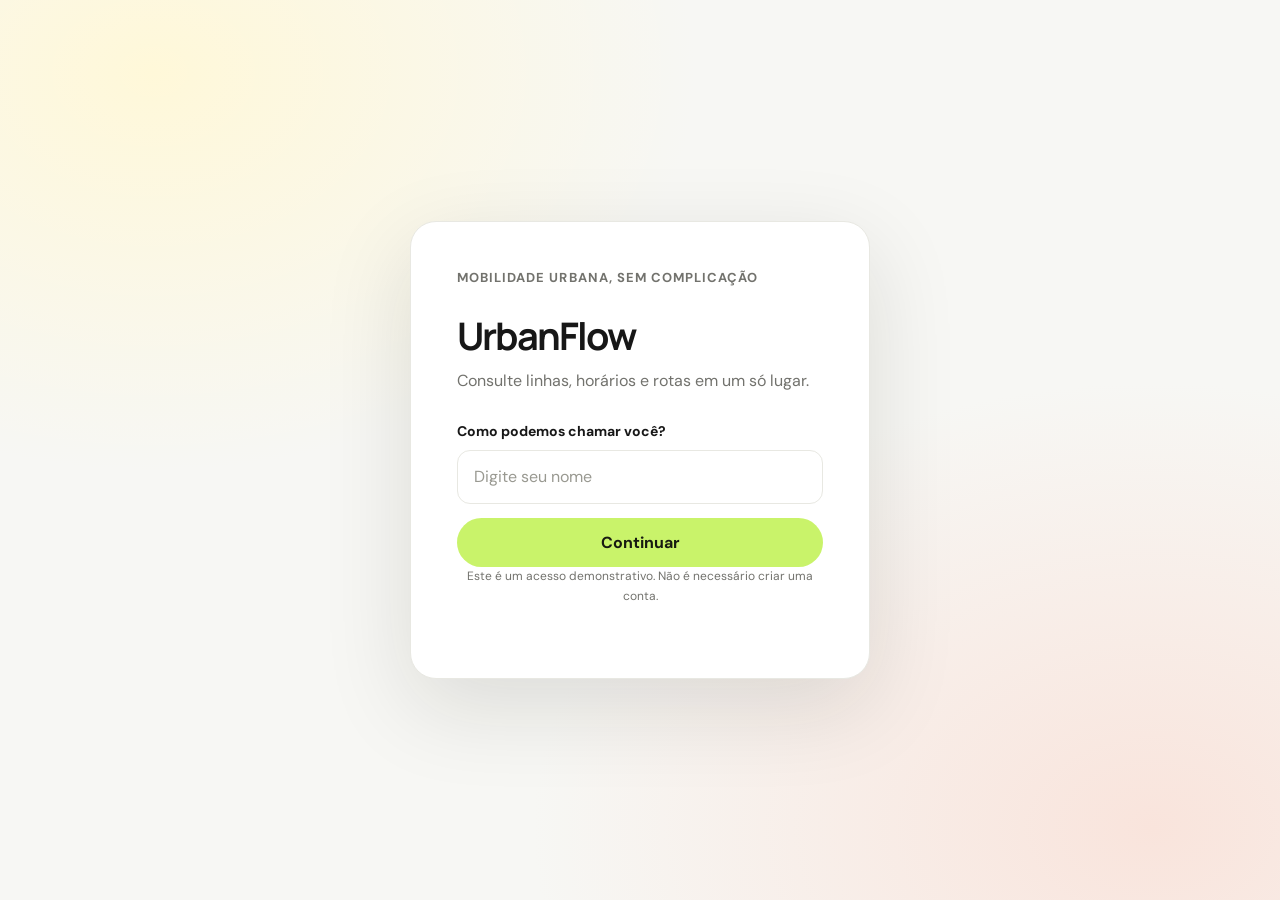
<file: index.html>
<!DOCTYPE html>
<html lang="pt-BR">
<head>
  <meta charset="UTF-8">
  <meta name="viewport" content="width=device-width, initial-scale=1.0">
  <meta name="description" content="Consulte linhas, horários e rotas de transporte urbano com o UrbanFlow.">
  <title>Início | UrbanFlow</title>
  <link rel="stylesheet" href="css/style.css">
  <link rel="manifest" href="manifest.json">
</head>
<body>
  <div class="layout">
<header class="sidebar">
  <a class="logo" href="index.html" aria-label="UrbanFlow — página inicial">
    UrbanFlow
  </a>

  <nav class="nav-links" aria-label="Navegação principal">
    <a href="index.html">Início</a>
    <a href="onibus.html">Ônibus</a>
    <a href="mapa.html">Mapa</a>
    <a href="sobre.html">Sobre</a>
  </nav>

  <div class="navbar-actions">
    <button
      id="themeToggle"
      class="theme-toggle"
      type="button"
      aria-label="Ativar tema escuro"
      title="Ativar tema escuro">
      <span id="themeIcon" aria-hidden="true">☾</span>
    </button>

    <button
      id="logoutBtn"
      class="logout-button"
      type="button">
      Sair
    </button>
  </div>
</header>

    <main class="content">
      <section class="hero">
        <p class="eyebrow">Sua cidade em movimento</p>
        <h1 id="welcomeUser">Planeje sua viagem urbana</h1>
        <p>
          Consulte linhas, horários e rotas disponíveis em uma experiência
          rápida, clara e fácil de usar.
        </p>
      </section>

      <section class="bento-grid" aria-label="Resumo da mobilidade urbana">
        <article class="card">
          <h3>Linhas ativas</h3>
          <div class="big-number">104</div>
        </article>

        <article class="card">
          <h3>Ônibus em operação</h3>
          <div class="big-number">58</div>
        </article>

        <article class="card">
          <h3>Rotas monitoradas</h3>
          <div class="big-number">27</div>
        </article>

        <article class="card">
          <h3>Taxa média de ocupação</h3>
          <div class="big-number">73%</div>
        </article>
      </section>

      <section class="card">
        <h2>Comece uma consulta</h2>
        <p>Escolha uma linha para conferir o trajeto e as informações disponíveis.</p>
        <br>
        <a class="button" href="onibus.html">Pesquisar linhas</a>
      </section>

      <footer class="footer">
        <p>© 2026 UrbanFlow. Todos os direitos reservados.</p>
        <nav class="footer-links" aria-label="Links institucionais">
          <a href="privacy.html">Política de Privacidade</a>
          <a href="terms.html">Termos de Uso</a>
          <a href="sobre.html">Contato</a>
        </nav>
        <p>Desenvolvido para fins demonstrativos.</p>
      </footer>
    </main>
  </div>

  <script src="js/app.js"></script>
  <script src="js/theme.js"></script>
  <script src="js/pwa.js"></script>
</body>
</html>
</file>
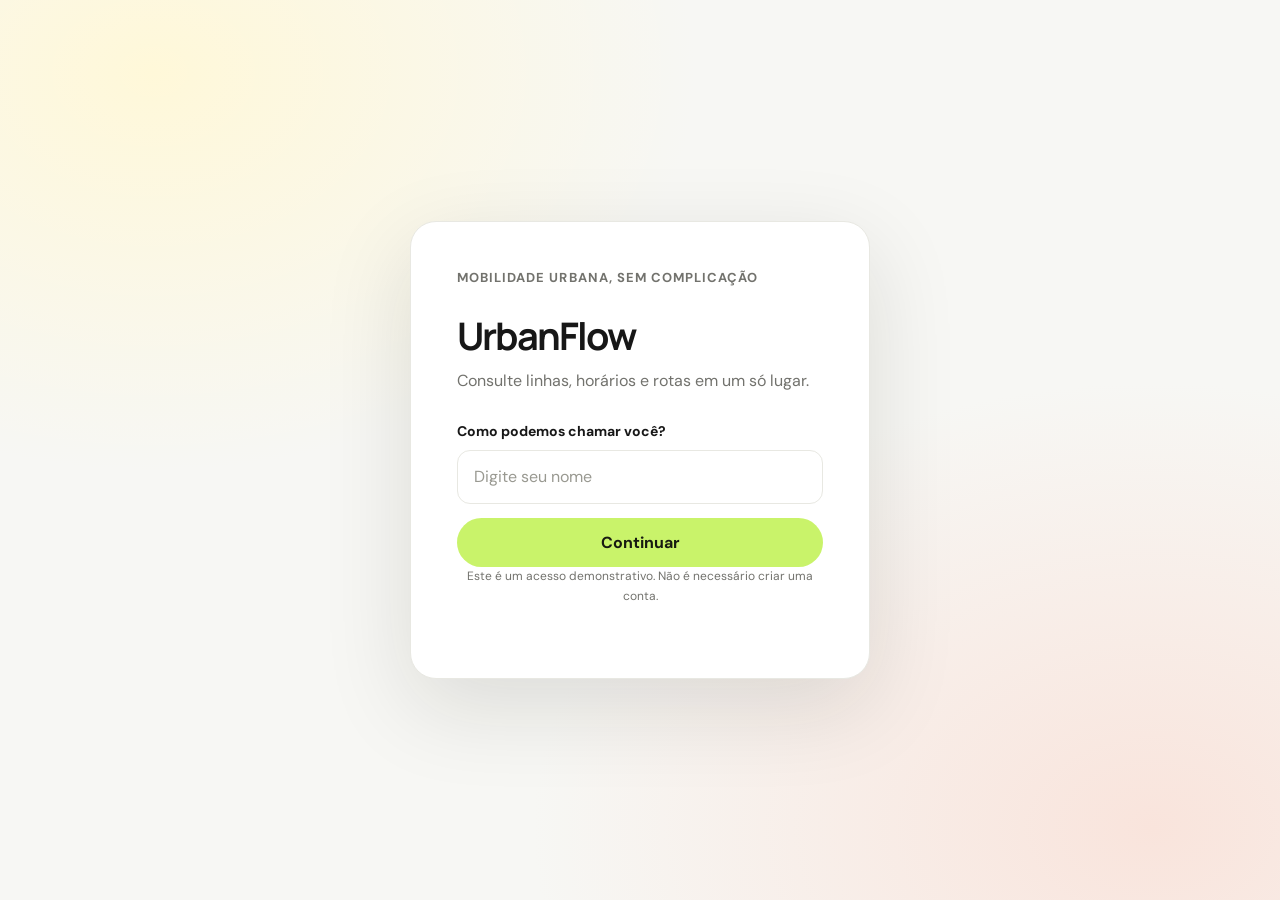
<file: detalhes.html>
<!DOCTYPE html>
<html lang="pt-BR">
<head>
  <meta charset="UTF-8">
  <meta name="viewport" content="width=device-width, initial-scale=1.0">
  <title>Detalhes da Linha | UrbanFlow</title>
  <link rel="stylesheet" href="css/style.css">
</head>
<body>
  <div class="layout">
<header class="sidebar">
  <a class="logo" href="index.html" aria-label="UrbanFlow — página inicial">
    UrbanFlow
  </a>

  <nav class="nav-links" aria-label="Navegação principal">
    <a href="index.html">Início</a>
    <a href="onibus.html">Ônibus</a>
    <a href="mapa.html">Mapa</a>
    <a href="sobre.html">Sobre</a>
  </nav>

  <div class="navbar-actions">
    <button
      id="themeToggle"
      class="button btn-secondary theme-toggle"
      type="button"
      aria-label="Ativar tema escuro"
      title="Ativar tema escuro">
      <span id="themeIcon" aria-hidden="true">🌙</span>
    </button>

    <button
      id="logoutBtn"
      class="button btn-secondary logout-button"
      type="button">
      Sair
    </button>
  </div>
</header>

    <main class="content">
      <section class="hero">
        <p class="eyebrow">Informações da linha</p>
        <h1>Detalhes da linha</h1>
        <p>Confira a rota, o horário e a disponibilidade atual.</p>
      </section>

      <div id="detalhesContainer">
        <div class="card">Carregando informações...</div>
      </div>

      <footer class="footer">
        <p>© 2026 UrbanFlow. Todos os direitos reservados.</p>
        <nav class="footer-links" aria-label="Links institucionais">
          <a href="privacy.html">Política de Privacidade</a>
          <a href="terms.html">Termos de Uso</a>
          <a href="sobre.html">Contato</a>
        </nav>
        <p>Desenvolvido para fins demonstrativos.</p>
      </footer>
    </main>
  </div>

<script src="js/app.js"></script>
<script src="js/theme.js"></script>
<script src="js/detalhes.js"></script>
<script src="js/pwa.js"></script>
</body>
</html>
</file>
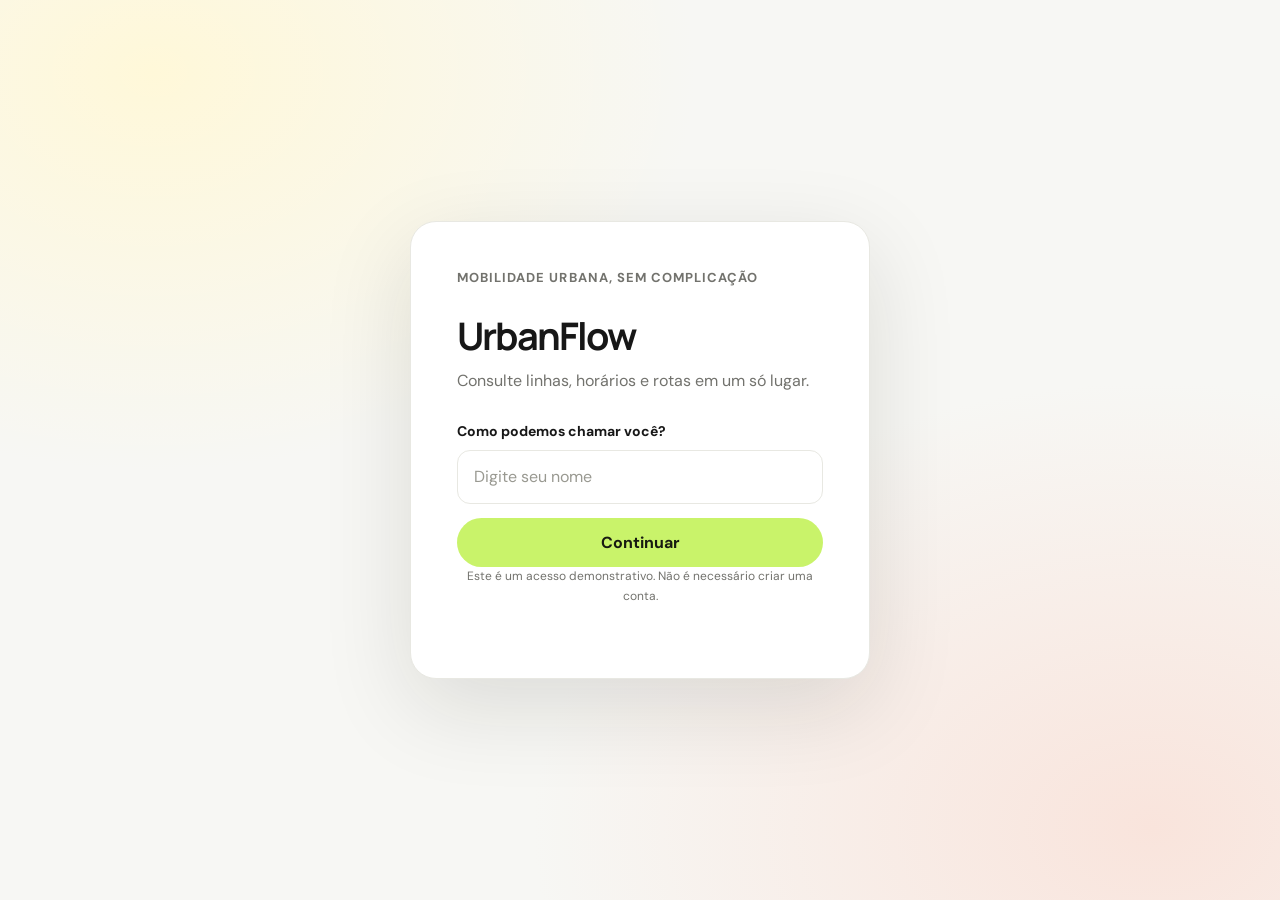
<file: login.html>
<!DOCTYPE html>
<html lang="pt-BR">
<head>
  <meta charset="UTF-8">
  <meta name="viewport" content="width=device-width, initial-scale=1.0">
  <meta name="description" content="Acesse o UrbanFlow e consulte linhas e rotas urbanas.">
  <title>Entrar | UrbanFlow</title>
  <link rel="stylesheet" href="css/style.css">
</head>
<body class="login-body">
  <main class="login-card">
    <p class="eyebrow">Mobilidade urbana, sem complicação</p>
    <h1>UrbanFlow</h1>
    <p>Consulte linhas, horários e rotas em um só lugar.</p>

    <form id="loginForm">
      <label for="nome">Como podemos chamar você?</label>
      <input
        type="text"
        id="nome"
        name="nome"
        placeholder="Digite seu nome"
        maxlength="30"
        autocomplete="given-name"
        required
        aria-describedby="loginHelp">
      <button type="submit">Continuar</button>
    </form>

    <p class="login-note" id="loginHelp">
      Este é um acesso demonstrativo. Não é necessário criar uma conta.
    </p>
  </main>

  <div
    class="modal"
    id="termsModal"
    aria-hidden="true">
    <section
      class="modal-box"
      role="dialog"
      aria-modal="true"
      aria-labelledby="termsTitle"
      aria-describedby="termsIntro">
      <header class="modal-header">
        <h2 id="termsTitle">Antes de continuar</h2>
        <p id="termsIntro">Leia as condições de uso e indique se concorda.</p>
      </header>

      <div class="terms-scroll" tabindex="0">
        <h3>1. Sobre o UrbanFlow</h3>
        <p>
          O UrbanFlow é um projeto demonstrativo de interface para consulta
          de informações de mobilidade urbana. Não é um operador de transporte
          público e não vende passagens nem presta serviço de transporte.
        </p>

        <h3>2. Uso das informações</h3>
        <p>
          Linhas, horários, disponibilidade de vagas, trajetos e demais dados
          exibidos podem ser ilustrativos, incompletos ou desatualizados.
          Não use essas informações como única fonte para planejar uma viagem.
          Confirme itinerários e horários com os canais oficiais dos
          operadores locais.
        </p>

        <h3>3. Uso permitido</h3>
        <p>
          Você pode utilizar o site para fins pessoais, informativos e de
          demonstração. Você concorda em não tentar interromper o funcionamento
          do site, acessar áreas não públicas, introduzir código malicioso ou
          usar o serviço de forma ilícita.
        </p>

        <h3>4. Acesso demonstrativo e armazenamento</h3>
        <p>
          O acesso é simulado: o nome informado é guardado no armazenamento
          local do navegador para personalizar a experiência. Este site não
          implementa autenticação real, criação de conta ou verificação de
          identidade. Você pode remover os dados salvos limpando os dados do
          site no navegador.
        </p>

        <h3>5. Mapas e serviços de terceiros</h3>
        <p>
          A visualização de mapas pode depender de serviços externos, como
          OpenStreetMap e Leaflet. Esses serviços têm seus próprios termos,
          disponibilidade e políticas. O UrbanFlow não controla serviços de
          terceiros nem garante que estarão sempre disponíveis.
        </p>

        <h3>6. Disponibilidade e limitações</h3>
        <p>
          O site é fornecido “como está” e pode ser alterado, interrompido ou
          ficar indisponível sem aviso. Na medida permitida pela legislação
          aplicável, não há garantia de exatidão, disponibilidade ou adequação
          das informações a uma finalidade específica.
        </p>

        <h3>7. Propriedade intelectual</h3>
        <p>
          Os elementos originais do projeto pertencem aos respectivos autores.
          Marcas, bibliotecas, dados cartográficos e recursos de terceiros
          permanecem sujeitos às licenças e condições de seus titulares.
        </p>

        <h3>8. Privacidade</h3>
        <p>
          Consulte a <a href="privacy.html">Política de Privacidade</a> para
          entender quais informações são armazenadas localmente e como o site
          utiliza recursos externos.
        </p>

        <h3>9. Alterações</h3>
        <p>
          Estas condições podem ser atualizadas quando o projeto mudar. A
          versão disponível nesta página é a que se aplica ao uso atual do
          site. A data da última atualização deve ser conferida na página de
          <a href="terms.html">Termos de Uso</a>.
        </p>

        <h3>10. Contato</h3>
        <p>
          Para dúvidas sobre o projeto, consulte o repositório
          <a href="https://github.com/eltonelton/urbanflow" target="_blank" rel="noopener noreferrer">
            UrbanFlow no GitHub
          </a>.
        </p>

        <p>
          Este texto é informativo e foi escrito para este projeto
          demonstrativo. Não constitui aconselhamento jurídico nem substitui
          termos preparados para um serviço comercial real.
        </p>
      </div>

      <label class="terms-check" for="acceptTerms">
        <input type="checkbox" id="acceptTerms">
        <span>
          Li e aceito os Termos de Uso e confirmo que entendi que este é um
          projeto demonstrativo.
        </span>
      </label>

      <div class="modal-actions">
        <button type="button" class="btn btn-secondary" id="cancelTerms">
          Voltar
        </button>
        <button type="button" class="btn" id="confirmTerms" disabled>
          Aceitar e entrar
        </button>
      </div>
    </section>
  </div>

  <script src="js/auth.js"></script>
</body>
</html>
</file>
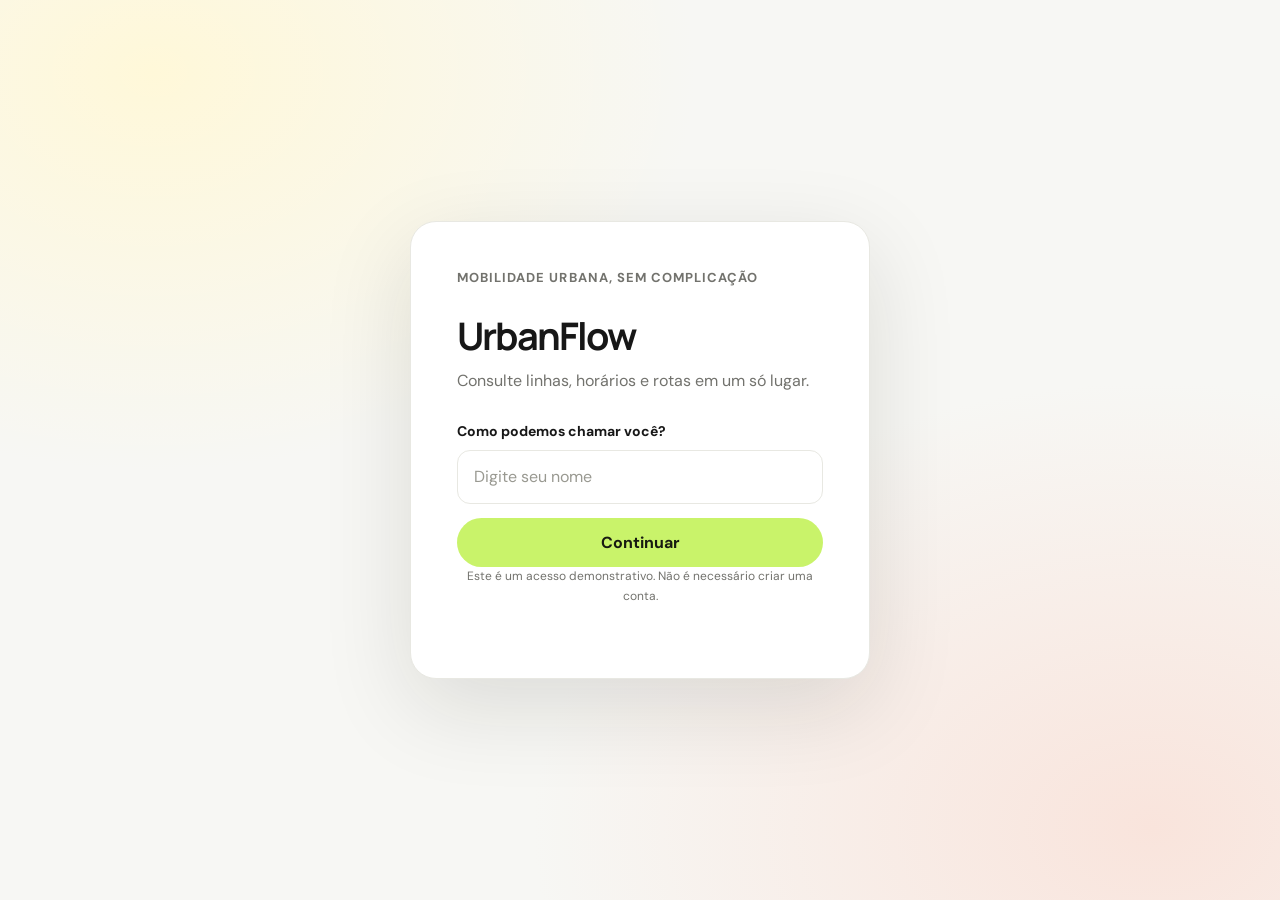
<file: onibus.html>
<!DOCTYPE html>
<html lang="pt-BR">
<head>
  <meta charset="UTF-8">
  <meta name="viewport" content="width=device-width, initial-scale=1.0">
  <title>Linhas | UrbanFlow</title>
  <link rel="stylesheet" href="css/style.css">
</head>
<body>
  <div class="layout">
<header class="sidebar">
  <a class="logo" href="index.html" aria-label="UrbanFlow — página inicial">
    UrbanFlow
  </a>

  <nav class="nav-links" aria-label="Navegação principal">
    <a href="index.html">Início</a>
    <a href="onibus.html">Ônibus</a>
    <a href="mapa.html">Mapa</a>
    <a href="sobre.html">Sobre</a>
  </nav>

  <div class="navbar-actions">
    <button
      id="themeToggle"
      class="theme-toggle"
      type="button"
      aria-label="Ativar tema escuro"
      title="Ativar tema escuro">
      <span id="themeIcon" aria-hidden="true">☾</span>
    </button>

    <button
      id="logoutBtn"
      class="logout-button"
      type="button">
      Sair
    </button>
  </div>
</header>

    <main class="content">
      <section class="hero">
        <p class="eyebrow">Consulta de linhas</p>
        <h1>Linhas disponíveis</h1>
        <p>Pesquise por uma linha, destino ou bairro para consultar horários e vagas.</p>
      </section>

      <div class="search-box">
        <input
          type="search"
          id="busSearch"
          placeholder="Pesquisar linha ou rota..."
          aria-label="Pesquisar linha ou rota">
      </div>

      <div id="busContainer" aria-live="polite"></div>

      <footer class="footer">
        <p>© 2026 UrbanFlow. Todos os direitos reservados.</p>
        <nav class="footer-links" aria-label="Links institucionais">
          <a href="privacy.html">Política de Privacidade</a>
          <a href="terms.html">Termos de Uso</a>
          <a href="sobre.html">Contato</a>
        </nav>
        <p>Desenvolvido para fins demonstrativos.</p>
      </footer>
    </main>
  </div>

<script src="js/app.js"></script>
<script src="js/theme.js"></script>
<script src="js/search.js"></script>
<script src="js/pwa.js"></script>
</body>
</html>
</file>
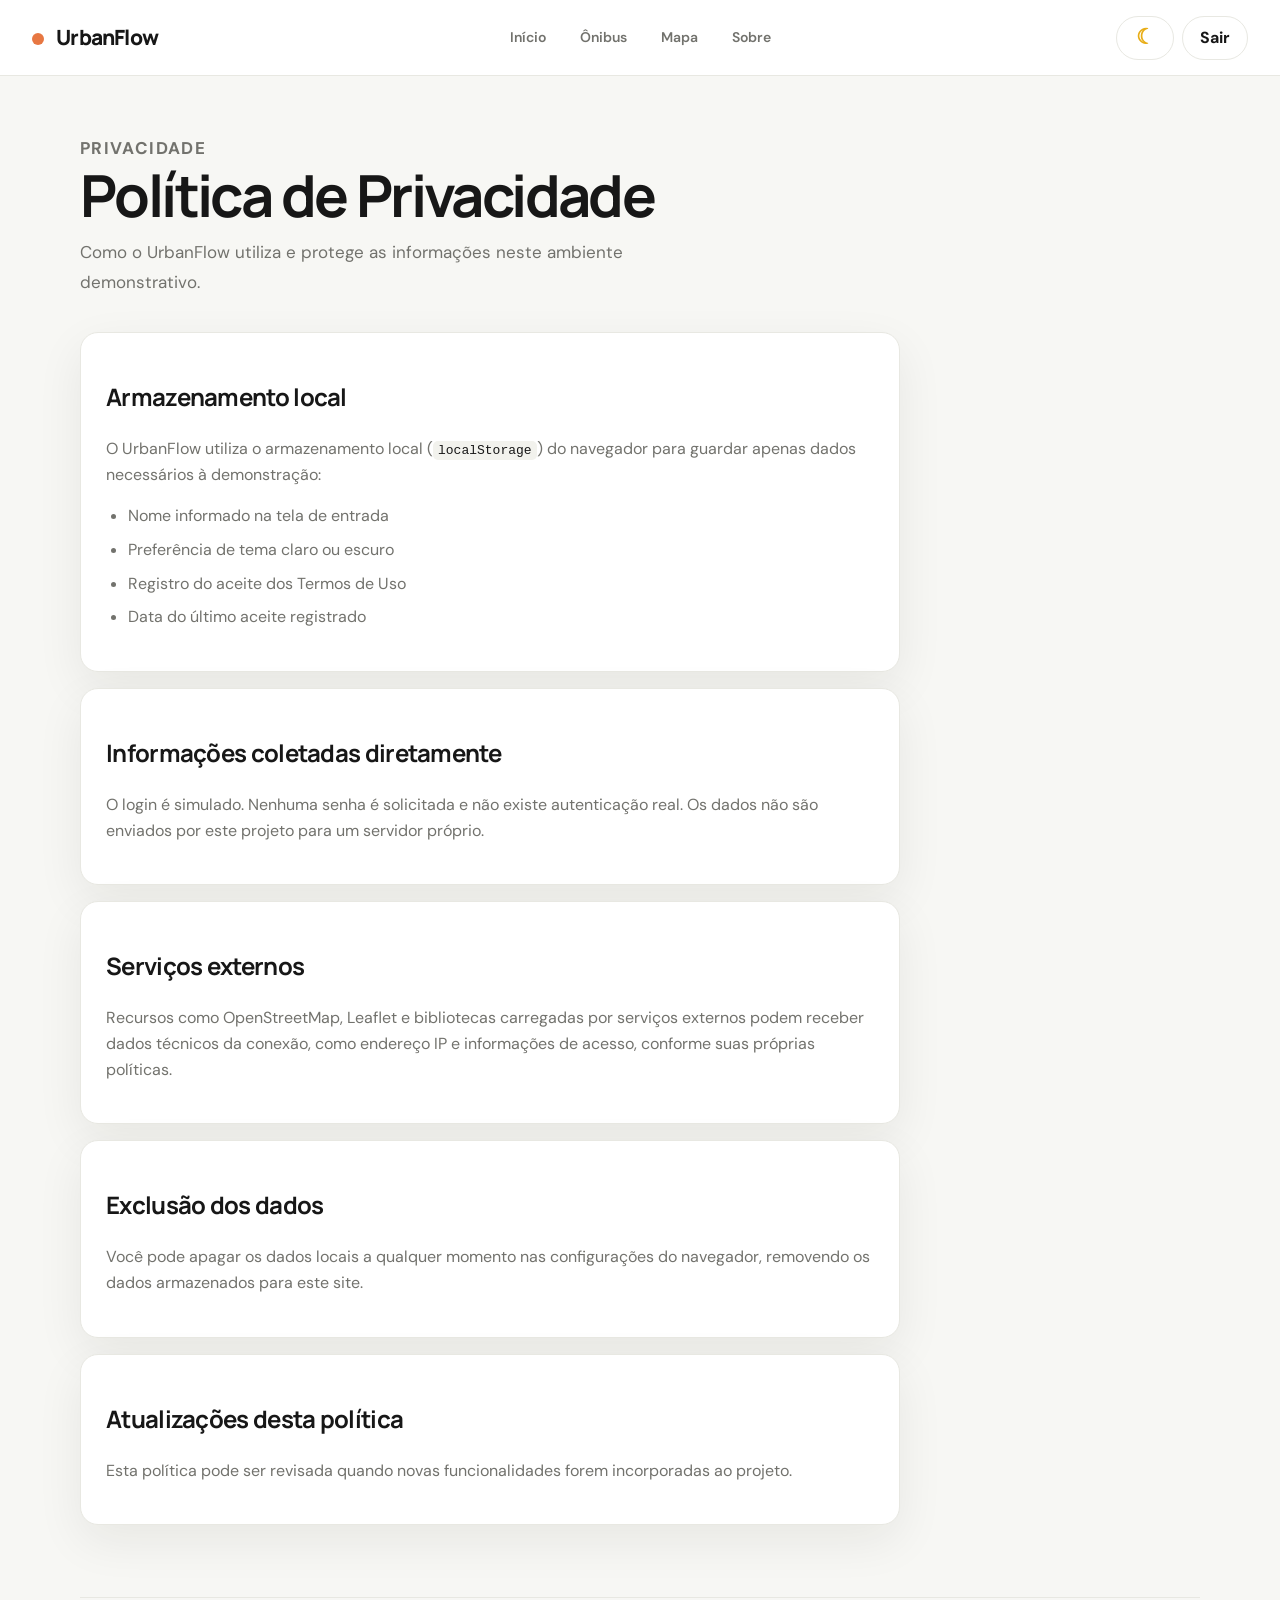
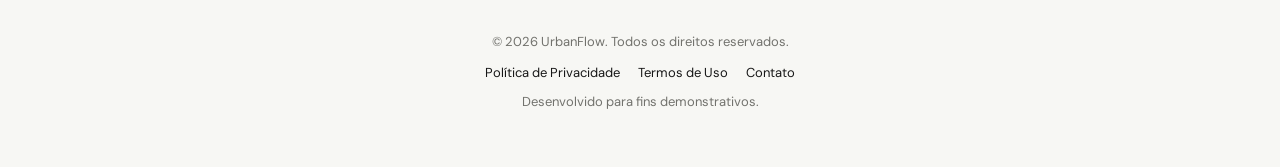
<file: privacy.html>
<!DOCTYPE html>
<html lang="pt-BR">
<head>
  <meta charset="UTF-8">
  <meta name="viewport" content="width=device-width, initial-scale=1.0">
  <title>Política de Privacidade | UrbanFlow</title>
  <link rel="stylesheet" href="css/style.css">
</head>
<body>
  <div class="layout">
<header class="sidebar">
  <a class="logo" href="index.html" aria-label="UrbanFlow — página inicial">
    UrbanFlow
  </a>

  <nav class="nav-links" aria-label="Navegação principal">
    <a href="index.html">Início</a>
    <a href="onibus.html">Ônibus</a>
    <a href="mapa.html">Mapa</a>
    <a href="sobre.html">Sobre</a>
  </nav>

  <div class="navbar-actions">
    <button
      id="themeToggle"
      class="theme-toggle"
      type="button"
      aria-label="Ativar tema escuro"
      title="Ativar tema escuro">
      <span id="themeIcon" aria-hidden="true">☾</span>
    </button>

    <button
      id="logoutBtn"
      class="logout-button"
      type="button">
      Sair
    </button>
  </div>
</header>

    <main class="content">
      <section class="hero">
        <p class="eyebrow">Privacidade</p>
        <h1>Política de Privacidade</h1>
        <p>Como o UrbanFlow utiliza e protege as informações neste ambiente demonstrativo.</p>
      </section>

      <section class="prose">
        <article class="card">
          <h2>Armazenamento local</h2>
          <p>
            O UrbanFlow utiliza o armazenamento local (<code>localStorage</code>)
            do navegador para guardar apenas dados necessários à demonstração:
          </p>
          <ul>
            <li>Nome informado na tela de entrada</li>
            <li>Preferência de tema claro ou escuro</li>
            <li>Registro do aceite dos Termos de Uso</li>
            <li>Data do último aceite registrado</li>
          </ul>
        </article>

        <article class="card">
          <h2>Informações coletadas diretamente</h2>
          <p>
            O login é simulado. Nenhuma senha é solicitada e não existe autenticação
            real. Os dados não são enviados por este projeto para um servidor próprio.
          </p>
        </article>

        <article class="card">
          <h2>Serviços externos</h2>
          <p>
            Recursos como OpenStreetMap, Leaflet e bibliotecas carregadas por
            serviços externos podem receber dados técnicos da conexão, como endereço
            IP e informações de acesso, conforme suas próprias políticas.
          </p>
        </article>

        <article class="card">
          <h2>Exclusão dos dados</h2>
          <p>
            Você pode apagar os dados locais a qualquer momento nas configurações
            do navegador, removendo os dados armazenados para este site.
          </p>
        </article>

        <article class="card">
          <h2>Atualizações desta política</h2>
          <p>
            Esta política pode ser revisada quando novas funcionalidades forem
            incorporadas ao projeto.
          </p>
        </article>
      </section>

      <footer class="footer">
        <p>© 2026 UrbanFlow. Todos os direitos reservados.</p>
        <nav class="footer-links" aria-label="Links institucionais">
          <a href="privacy.html">Política de Privacidade</a>
          <a href="terms.html">Termos de Uso</a>
          <a href="sobre.html">Contato</a>
        </nav>
        <p>Desenvolvido para fins demonstrativos.</p>
      </footer>
    </main>
  </div>

  <script src="js/app.js"></script>
  <script src="js/theme.js"></script>
  <script src="js/pwa.js"></script>
</body>
</html>
</file>
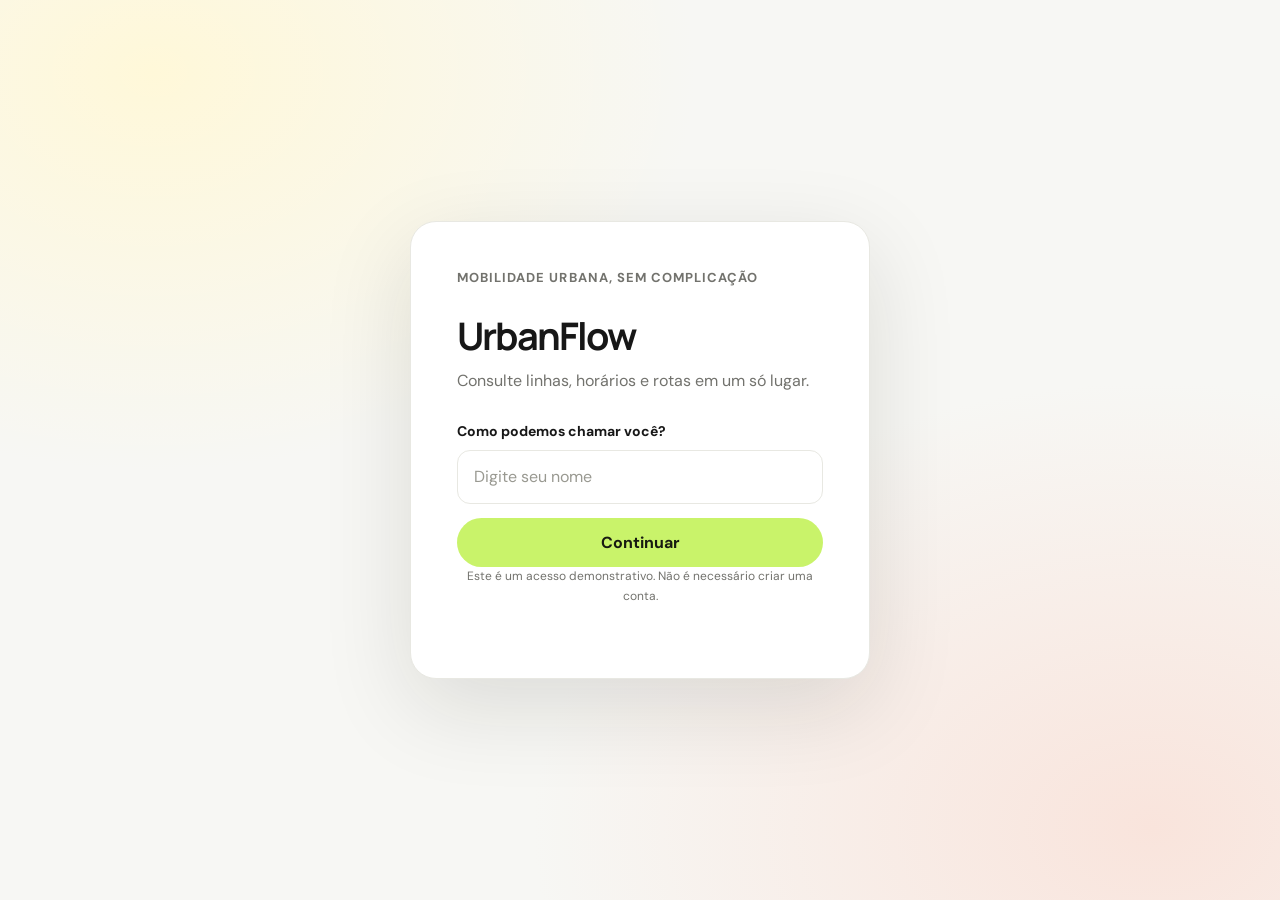
<file: sobre.html>
<!DOCTYPE html>
<html lang="pt-BR">
<head>
  <meta charset="UTF-8">
  <meta name="viewport" content="width=device-width, initial-scale=1.0">
  <title>Sobre | UrbanFlow</title>
  <link rel="stylesheet" href="css/style.css">
</head>
<body>
  <div class="layout">
<header class="sidebar">
  <a class="logo" href="index.html" aria-label="UrbanFlow — página inicial">
    UrbanFlow
  </a>

  <nav class="nav-links" aria-label="Navegação principal">
    <a href="index.html">Início</a>
    <a href="onibus.html">Ônibus</a>
    <a href="mapa.html">Mapa</a>
    <a href="sobre.html">Sobre</a>
  </nav>

  <div class="navbar-actions">
    <button
      id="themeToggle"
      class="theme-toggle"
      type="button"
      aria-label="Ativar tema escuro"
      title="Ativar tema escuro">
      <span id="themeIcon" aria-hidden="true">☾</span>
    </button>

    <button
      id="logoutBtn"
      class="logout-button"
      type="button">
      Sair
    </button>
  </div>
</header>

    <main class="content">
      <section class="hero">
        <p class="eyebrow">Conheça o projeto</p>
        <h1>Sobre o UrbanFlow</h1>
        <p>
          Uma experiência conceitual dedicada à consulta de transporte público,
          planejamento de rotas e mobilidade urbana.
        </p>
      </section>

      <section class="prose">
        <article class="card">
          <h2>Objetivo</h2>
          <p>
            O UrbanFlow demonstra como informações de ônibus e rotas podem ser
            apresentadas de forma clara, responsiva e acessível em uma interface
            moderna.
          </p>
        </article>

        <article class="card">
          <h2>Tecnologias</h2>
          <ul>
            <li>HTML5 e CSS3</li>
            <li>JavaScript</li>
            <li>OpenStreetMap</li>
            <li>Leaflet</li>
            <li>GitHub Pages</li>
          </ul>
        </article>

        <article class="card">
          <h2>Contato</h2>
          <p>
            Este projeto é demonstrativo. Acompanhe o código e as atualizações no
            <a href="https://github.com/eltonelton/urbanflow" target="_blank" rel="noopener noreferrer">
              repositório oficial no GitHub
            </a>.
          </p>
        </article>
      </section>

      <footer class="footer">
        <p>© 2026 UrbanFlow. Todos os direitos reservados.</p>
        <nav class="footer-links" aria-label="Links institucionais">
          <a href="privacy.html">Política de Privacidade</a>
          <a href="terms.html">Termos de Uso</a>
          <a href="sobre.html">Contato</a>
        </nav>
        <p>Desenvolvido para fins demonstrativos.</p>
      </footer>
    </main>
  </div>

  <script src="js/app.js"></script>
  <script src="js/theme.js"></script>
  <script src="js/pwa.js"></script>
</body>
</html>
</file>
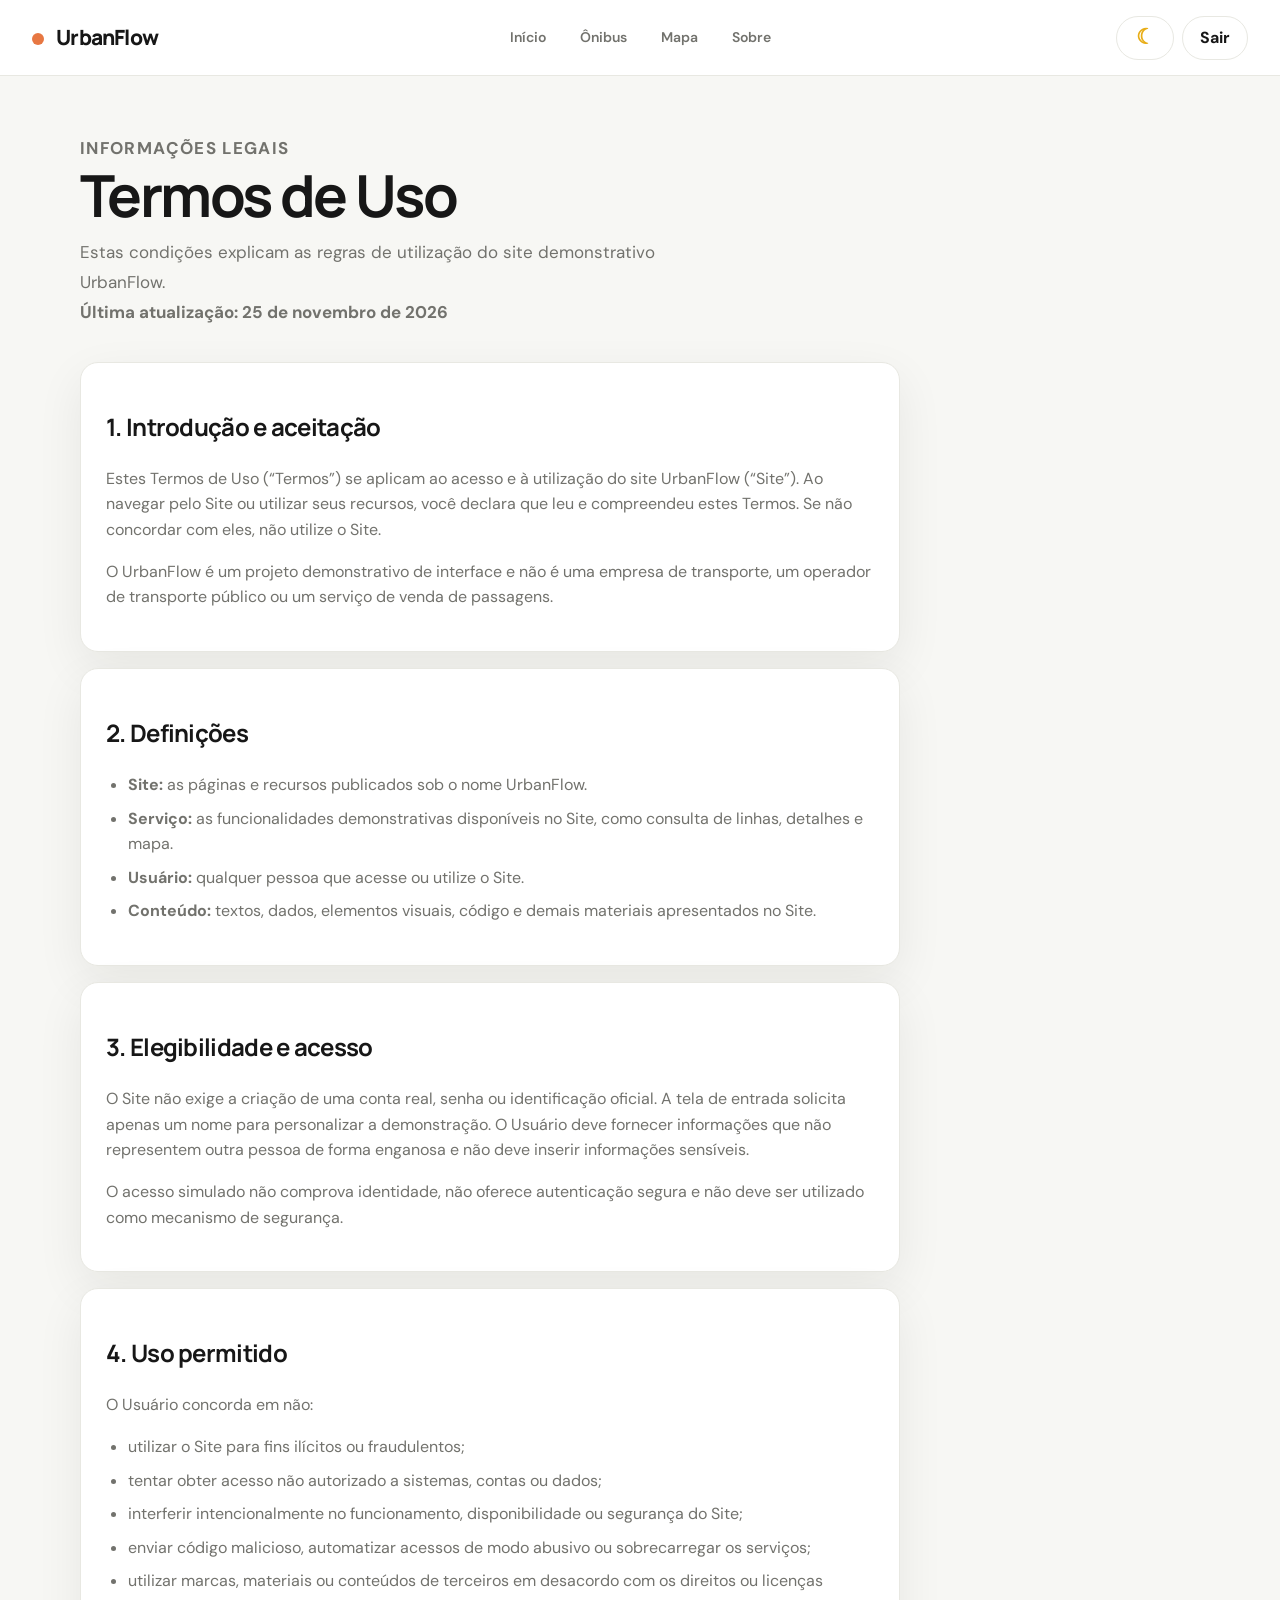
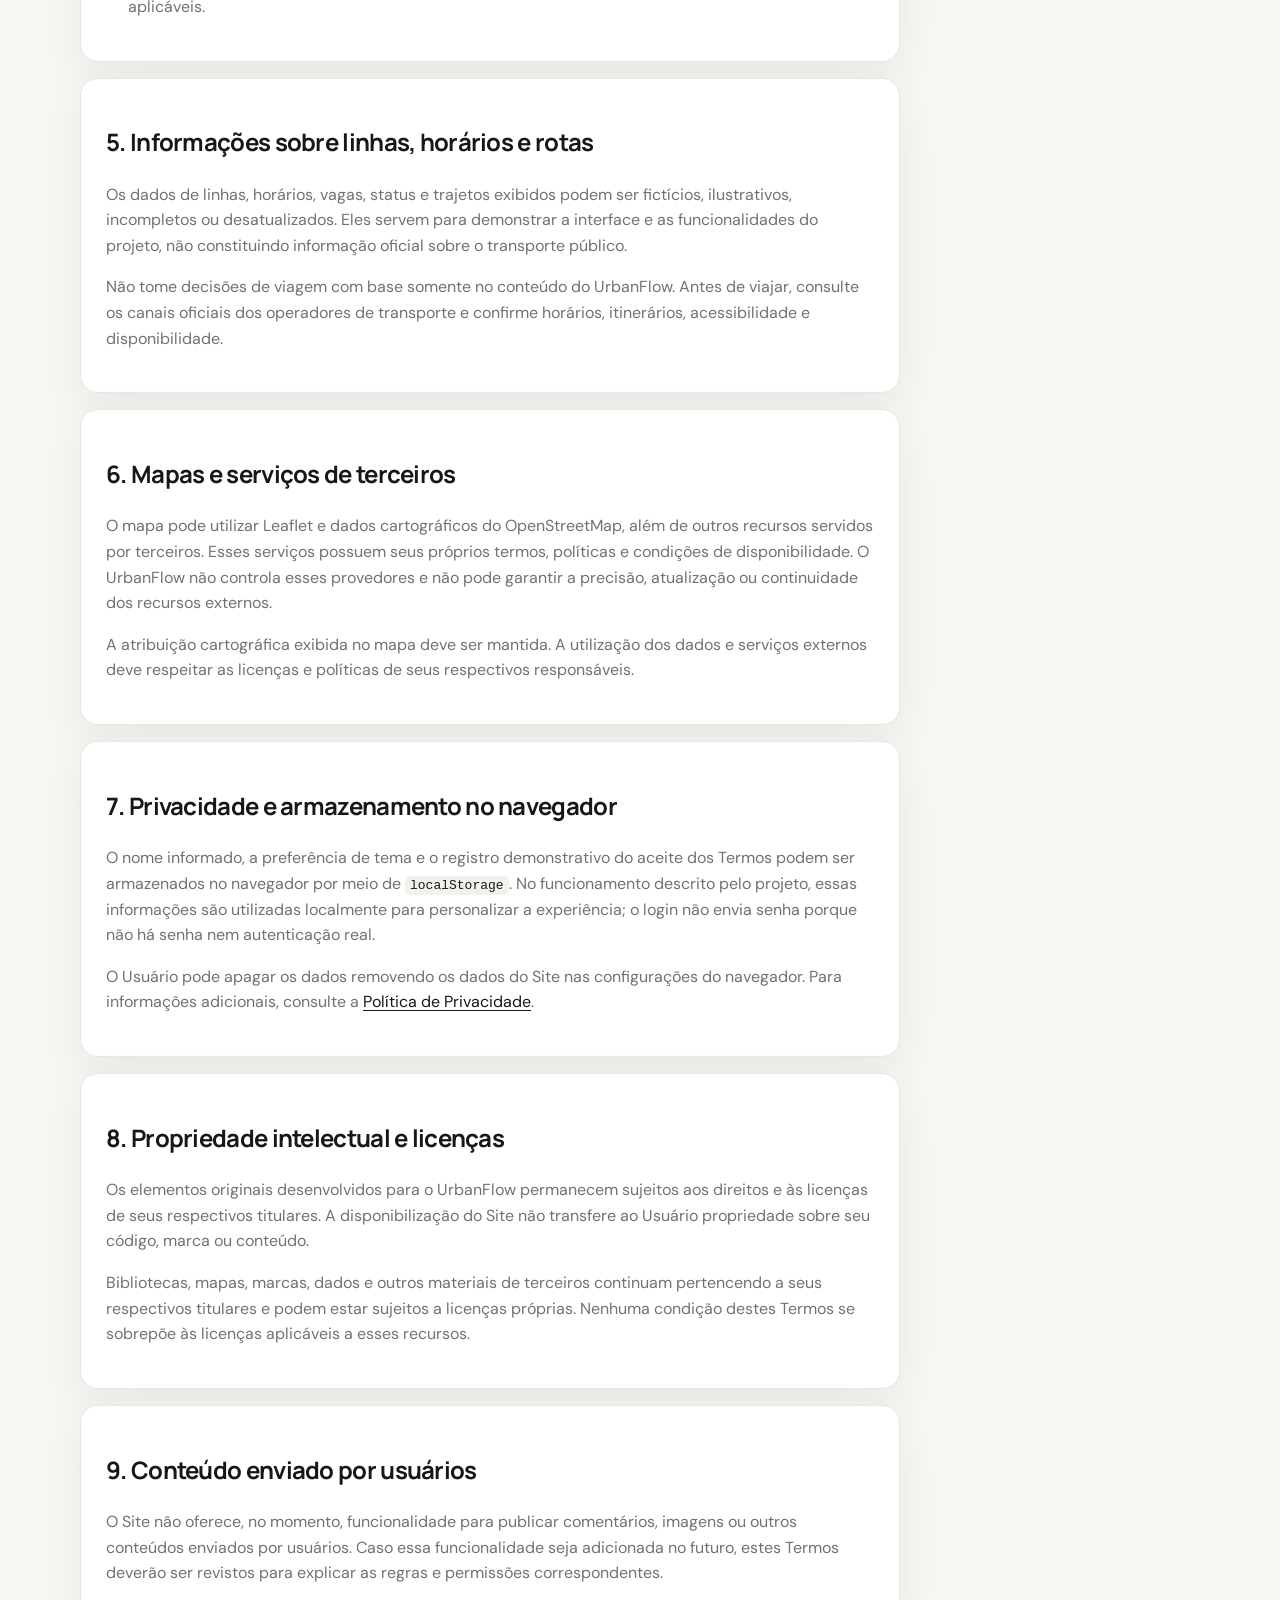
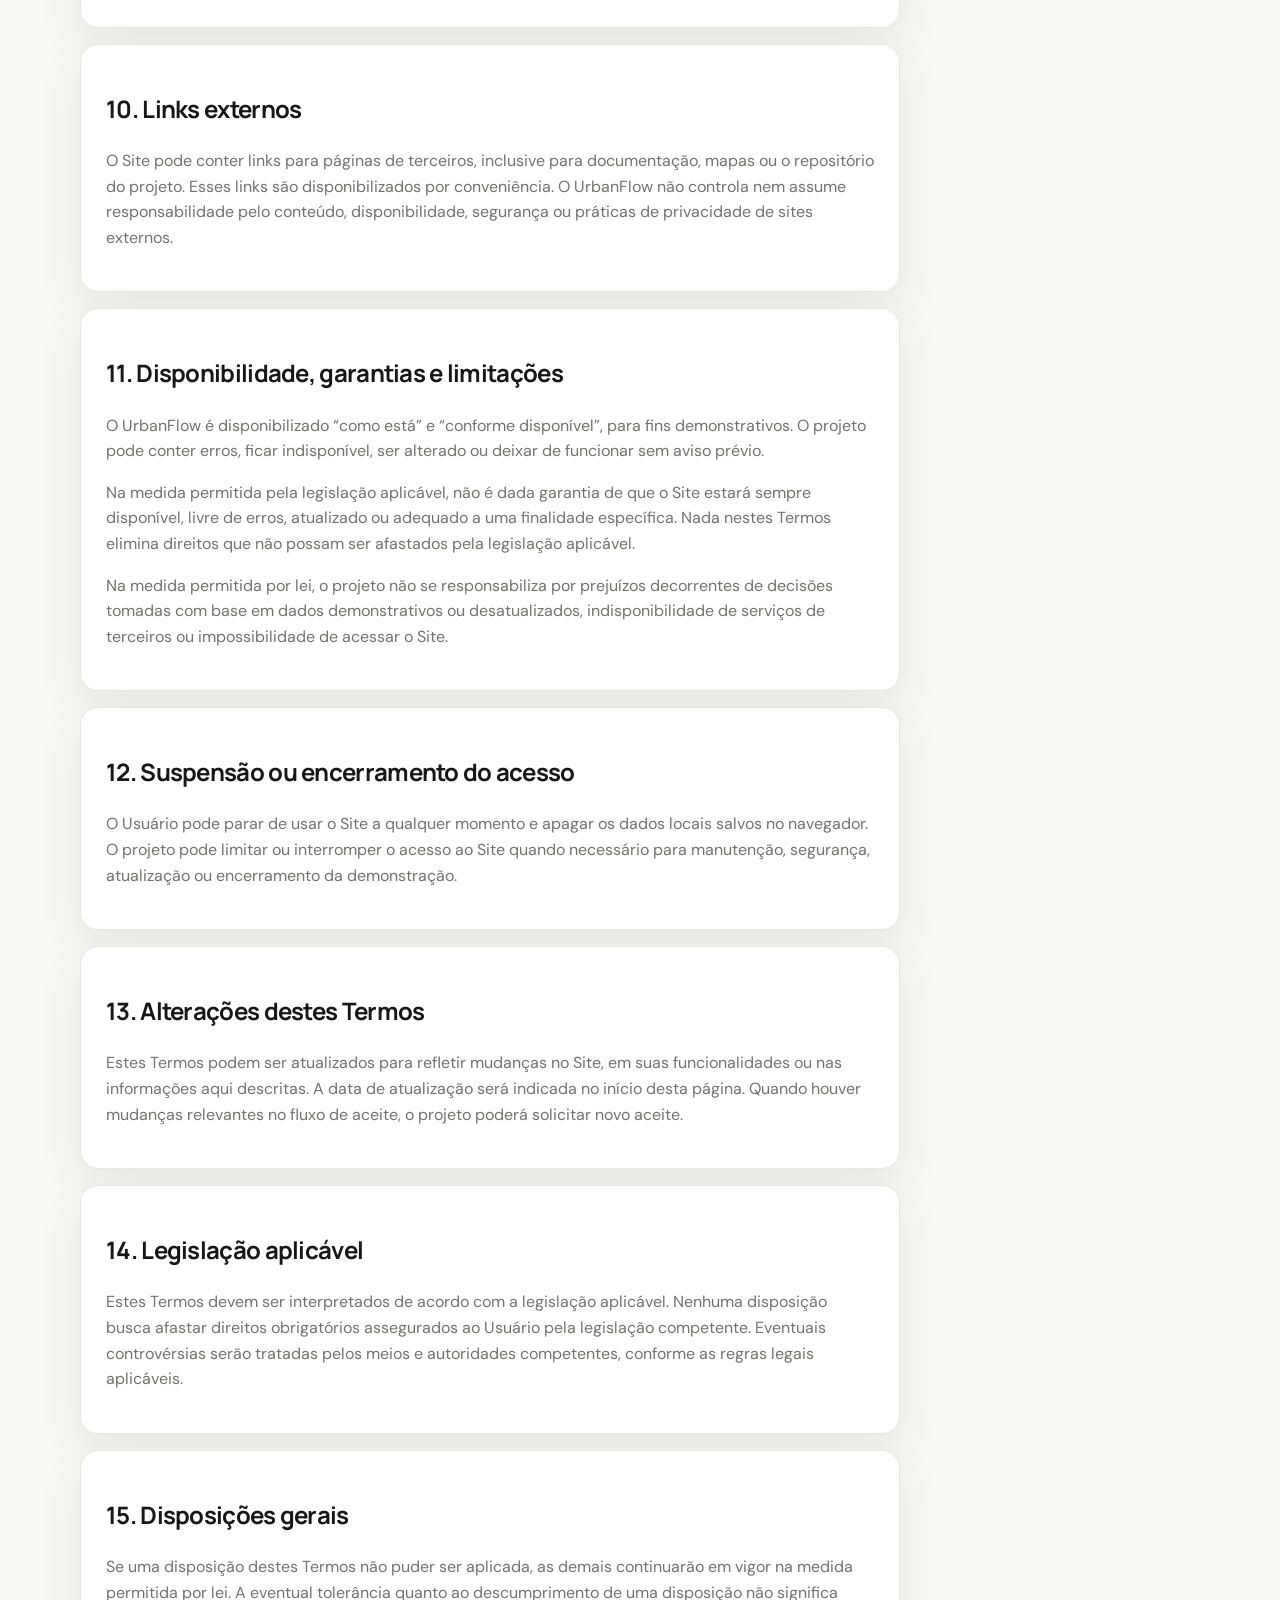
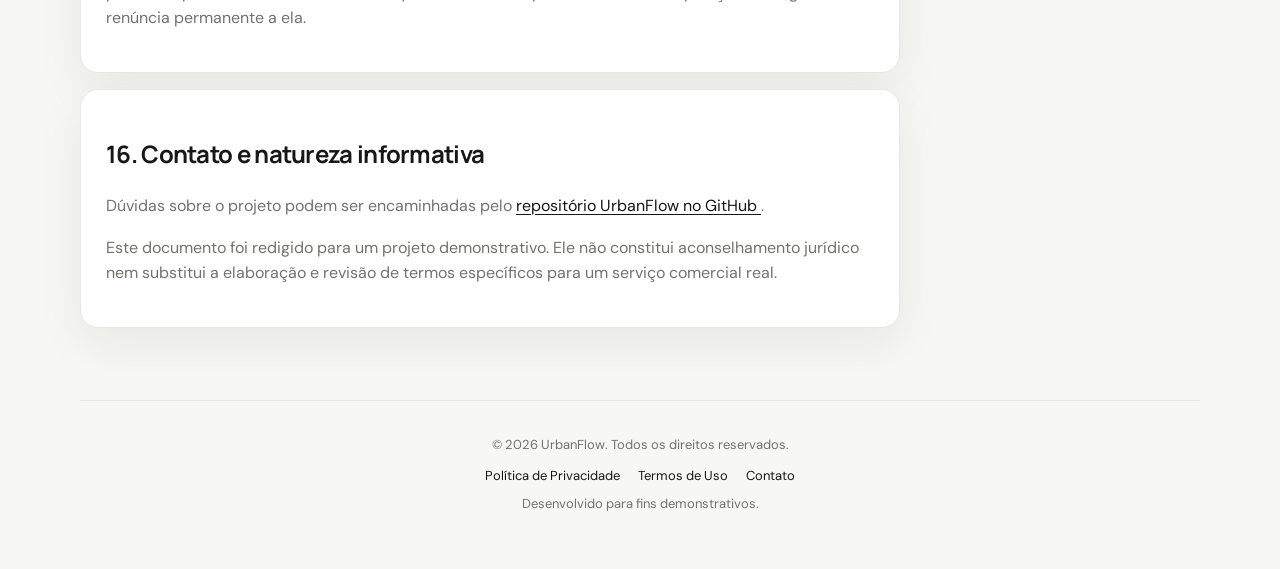
<file: terms.html>
<!DOCTYPE html>
<html lang="pt-BR">
<head>
  <meta charset="UTF-8">
  <meta name="viewport" content="width=device-width, initial-scale=1.0">
  <meta
    name="description"
    content="Termos de Uso do projeto demonstrativo UrbanFlow.">
  <title>Termos de Uso | UrbanFlow</title>
  <link rel="stylesheet" href="css/style.css">
</head>
<body>
  <div class="layout">
<header class="sidebar">
  <a class="logo" href="index.html" aria-label="UrbanFlow — página inicial">
    UrbanFlow
  </a>

  <nav class="nav-links" aria-label="Navegação principal">
    <a href="index.html">Início</a>
    <a href="onibus.html">Ônibus</a>
    <a href="mapa.html">Mapa</a>
    <a href="sobre.html">Sobre</a>
  </nav>

  <div class="navbar-actions">
    <button
      id="themeToggle"
      class="theme-toggle"
      type="button"
      aria-label="Ativar tema escuro"
      title="Ativar tema escuro">
      <span id="themeIcon" aria-hidden="true">☾</span>
    </button>

    <button
      id="logoutBtn"
      class="logout-button"
      type="button">
      Sair
    </button>
  </div>
</header>

    <main class="content">
      <section class="hero">
        <p class="eyebrow">Informações legais</p>
        <h1>Termos de Uso</h1>
        <p>
          Estas condições explicam as regras de utilização do site demonstrativo
          UrbanFlow.
        </p>
        <p><strong>Última atualização: 25 de novembro de 2026</strong></p>
      </section>

      <section class="prose">
        <article class="card">
          <h2>1. Introdução e aceitação</h2>
          <p>
            Estes Termos de Uso (“Termos”) se aplicam ao acesso e à utilização
            do site UrbanFlow (“Site”). Ao navegar pelo Site ou utilizar seus
            recursos, você declara que leu e compreendeu estes Termos. Se não
            concordar com eles, não utilize o Site.
          </p>
          <p>
            O UrbanFlow é um projeto demonstrativo de interface e não é uma
            empresa de transporte, um operador de transporte público ou um
            serviço de venda de passagens.
          </p>
        </article>

        <article class="card">
          <h2>2. Definições</h2>
          <ul>
            <li>
              <strong>Site:</strong> as páginas e recursos publicados sob o
              nome UrbanFlow.
            </li>
            <li>
              <strong>Serviço:</strong> as funcionalidades demonstrativas
              disponíveis no Site, como consulta de linhas, detalhes e mapa.
            </li>
            <li>
              <strong>Usuário:</strong> qualquer pessoa que acesse ou utilize
              o Site.
            </li>
            <li>
              <strong>Conteúdo:</strong> textos, dados, elementos visuais,
              código e demais materiais apresentados no Site.
            </li>
          </ul>
        </article>

        <article class="card">
          <h2>3. Elegibilidade e acesso</h2>
          <p>
            O Site não exige a criação de uma conta real, senha ou identificação
            oficial. A tela de entrada solicita apenas um nome para personalizar
            a demonstração. O Usuário deve fornecer informações que não
            representem outra pessoa de forma enganosa e não deve inserir
            informações sensíveis.
          </p>
          <p>
            O acesso simulado não comprova identidade, não oferece autenticação
            segura e não deve ser utilizado como mecanismo de segurança.
          </p>
        </article>

        <article class="card">
          <h2>4. Uso permitido</h2>
          <p>O Usuário concorda em não:</p>
          <ul>
            <li>utilizar o Site para fins ilícitos ou fraudulentos;</li>
            <li>
              tentar obter acesso não autorizado a sistemas, contas ou dados;
            </li>
            <li>
              interferir intencionalmente no funcionamento, disponibilidade ou
              segurança do Site;
            </li>
            <li>
              enviar código malicioso, automatizar acessos de modo abusivo ou
              sobrecarregar os serviços;
            </li>
            <li>
              utilizar marcas, materiais ou conteúdos de terceiros em desacordo
              com os direitos ou licenças aplicáveis.
            </li>
          </ul>
        </article>

        <article class="card">
          <h2>5. Informações sobre linhas, horários e rotas</h2>
          <p>
            Os dados de linhas, horários, vagas, status e trajetos exibidos
            podem ser fictícios, ilustrativos, incompletos ou desatualizados.
            Eles servem para demonstrar a interface e as funcionalidades do
            projeto, não constituindo informação oficial sobre o transporte
            público.
          </p>
          <p>
            Não tome decisões de viagem com base somente no conteúdo do
            UrbanFlow. Antes de viajar, consulte os canais oficiais dos
            operadores de transporte e confirme horários, itinerários,
            acessibilidade e disponibilidade.
          </p>
        </article>

        <article class="card">
          <h2>6. Mapas e serviços de terceiros</h2>
          <p>
            O mapa pode utilizar Leaflet e dados cartográficos do OpenStreetMap,
            além de outros recursos servidos por terceiros. Esses serviços
            possuem seus próprios termos, políticas e condições de
            disponibilidade. O UrbanFlow não controla esses provedores e não
            pode garantir a precisão, atualização ou continuidade dos recursos
            externos.
          </p>
          <p>
            A atribuição cartográfica exibida no mapa deve ser mantida. A
            utilização dos dados e serviços externos deve respeitar as licenças
            e políticas de seus respectivos responsáveis.
          </p>
        </article>

        <article class="card">
          <h2>7. Privacidade e armazenamento no navegador</h2>
          <p>
            O nome informado, a preferência de tema e o registro demonstrativo
            do aceite dos Termos podem ser armazenados no navegador por meio de
            <code>localStorage</code>. No funcionamento descrito pelo projeto,
            essas informações são utilizadas localmente para personalizar a
            experiência; o login não envia senha porque não há senha nem
            autenticação real.
          </p>
          <p>
            O Usuário pode apagar os dados removendo os dados do Site nas
            configurações do navegador. Para informações adicionais, consulte
            a <a href="privacy.html">Política de Privacidade</a>.
          </p>
        </article>

        <article class="card">
          <h2>8. Propriedade intelectual e licenças</h2>
          <p>
            Os elementos originais desenvolvidos para o UrbanFlow permanecem
            sujeitos aos direitos e às licenças de seus respectivos titulares.
            A disponibilização do Site não transfere ao Usuário propriedade
            sobre seu código, marca ou conteúdo.
          </p>
          <p>
            Bibliotecas, mapas, marcas, dados e outros materiais de terceiros
            continuam pertencendo a seus respectivos titulares e podem estar
            sujeitos a licenças próprias. Nenhuma condição destes Termos se
            sobrepõe às licenças aplicáveis a esses recursos.
          </p>
        </article>

        <article class="card">
          <h2>9. Conteúdo enviado por usuários</h2>
          <p>
            O Site não oferece, no momento, funcionalidade para publicar
            comentários, imagens ou outros conteúdos enviados por usuários.
            Caso essa funcionalidade seja adicionada no futuro, estes Termos
            deverão ser revistos para explicar as regras e permissões
            correspondentes.
          </p>
        </article>

        <article class="card">
          <h2>10. Links externos</h2>
          <p>
            O Site pode conter links para páginas de terceiros, inclusive para
            documentação, mapas ou o repositório do projeto. Esses links são
            disponibilizados por conveniência. O UrbanFlow não controla nem
            assume responsabilidade pelo conteúdo, disponibilidade, segurança
            ou práticas de privacidade de sites externos.
          </p>
        </article>

        <article class="card">
          <h2>11. Disponibilidade, garantias e limitações</h2>
          <p>
            O UrbanFlow é disponibilizado “como está” e “conforme disponível”,
            para fins demonstrativos. O projeto pode conter erros, ficar
            indisponível, ser alterado ou deixar de funcionar sem aviso prévio.
          </p>
          <p>
            Na medida permitida pela legislação aplicável, não é dada garantia
            de que o Site estará sempre disponível, livre de erros, atualizado
            ou adequado a uma finalidade específica. Nada nestes Termos elimina
            direitos que não possam ser afastados pela legislação aplicável.
          </p>
          <p>
            Na medida permitida por lei, o projeto não se responsabiliza por
            prejuízos decorrentes de decisões tomadas com base em dados
            demonstrativos ou desatualizados, indisponibilidade de serviços de
            terceiros ou impossibilidade de acessar o Site.
          </p>
        </article>

        <article class="card">
          <h2>12. Suspensão ou encerramento do acesso</h2>
          <p>
            O Usuário pode parar de usar o Site a qualquer momento e apagar os
            dados locais salvos no navegador. O projeto pode limitar ou
            interromper o acesso ao Site quando necessário para manutenção,
            segurança, atualização ou encerramento da demonstração.
          </p>
        </article>

        <article class="card">
          <h2>13. Alterações destes Termos</h2>
          <p>
            Estes Termos podem ser atualizados para refletir mudanças no Site,
            em suas funcionalidades ou nas informações aqui descritas. A data
            de atualização será indicada no início desta página. Quando houver
            mudanças relevantes no fluxo de aceite, o projeto poderá solicitar
            novo aceite.
          </p>
        </article>

        <article class="card">
          <h2>14. Legislação aplicável</h2>
          <p>
            Estes Termos devem ser interpretados de acordo com a legislação
            aplicável. Nenhuma disposição busca afastar direitos obrigatórios
            assegurados ao Usuário pela legislação competente. Eventuais
            controvérsias serão tratadas pelos meios e autoridades competentes,
            conforme as regras legais aplicáveis.
          </p>
        </article>

        <article class="card">
          <h2>15. Disposições gerais</h2>
          <p>
            Se uma disposição destes Termos não puder ser aplicada, as demais
            continuarão em vigor na medida permitida por lei. A eventual
            tolerância quanto ao descumprimento de uma disposição não significa
            renúncia permanente a ela.
          </p>
        </article>

        <article class="card">
          <h2>16. Contato e natureza informativa</h2>
          <p>
            Dúvidas sobre o projeto podem ser encaminhadas pelo
            <a
              href="https://github.com/eltonelton/urbanflow"
              target="_blank"
              rel="noopener noreferrer">
              repositório UrbanFlow no GitHub
            </a>.
          </p>
          <p>
            Este documento foi redigido para um projeto demonstrativo. Ele não
            constitui aconselhamento jurídico nem substitui a elaboração e
            revisão de termos específicos para um serviço comercial real.
          </p>
        </article>
      </section>

      <footer class="footer">
        <p>© 2026 UrbanFlow. Todos os direitos reservados.</p>
        <nav class="footer-links" aria-label="Links institucionais">
          <a href="privacy.html">Política de Privacidade</a>
          <a href="terms.html">Termos de Uso</a>
          <a href="sobre.html">Contato</a>
        </nav>
        <p>Desenvolvido para fins demonstrativos.</p>
      </footer>
    </main>
  </div>

  <script src="js/app.js"></script>
  <script src="js/theme.js"></script>
  <script src="js/pwa.js"></script>
</body>
</html>
</file>
<file: css/style.css>
@import url("https://fonts.googleapis.com/css2?family=DM+Sans:wght@400;500;600;700&family=Manrope:wght@400;500;600;700;800&display=swap");

:root {
  color-scheme: light;
  --bg: #f7f7f4;
  --surface: #ffffff;
  --surface-soft: #f2f2ed;
  --text: #171717;
  --text-muted: #72726d;
  --border: #e8e8e2;
  --primary: #c9f36a;
  --primary-hover: #b8e452;
  --success-bg: #e8f7e9;
  --success-text: #246b32;
  --warning-bg: #fff3d6;
  --warning-text: #845b00;
  --danger-bg: #fde8e7;
  --danger-text: #9f2924;
  --radius: 18px;
  --shadow: 0 16px 48px rgba(24, 24, 18, 0.07);
  --transition: 180ms ease;
}

body.dark {
  color-scheme: dark;
  --bg: #151612;
  --surface: #20211c;
  --surface-soft: #292a24;
  --text: #f4f4ef;
  --text-muted: #b0b0a7;
  --border: #393a32;
  --success-bg: #1d3824;
  --success-text: #a7e6b2;
  --warning-bg: #3a3018;
  --warning-text: #f3d37e;
  --danger-bg: #3c2321;
  --danger-text: #f0aaa5;
  --shadow: 0 16px 48px rgba(0, 0, 0, 0.2);
}

* {
  box-sizing: border-box;
}

html {
  min-width: 320px;
  scroll-behavior: smooth;
}

body {
  min-height: 100vh;
  margin: 0;
  background: var(--bg);
  color: var(--text);
  font-family: "DM Sans", Arial, sans-serif;
  line-height: 1.6;
  transition: background var(--transition), color var(--transition);
}

button,
input {
  font: inherit;
}

a {
  color: inherit;
  text-decoration: none;
}

button,
a,
input {
  -webkit-tap-highlight-color: transparent;
}

:focus-visible {
  outline: 3px solid #799d2f;
  outline-offset: 3px;
}

.layout {
  display: block;
  min-height: 100vh;
}

/* Navbar compartilhada por todas as páginas */
.sidebar {
  position: sticky;
  z-index: 20;
  top: 0;
  display: grid;
  width: 100%;
  min-height: 76px;
  grid-template-columns: minmax(0, 1fr) auto minmax(0, 1fr);
  align-items: center;
  gap: 20px;
  padding: 12px max(32px, calc((100vw - 1260px) / 2));
  border-bottom: 1px solid var(--border);
  background: var(--surface);
}

.logo {
  justify-self: start;
  margin: 0;
  color: var(--text);
  font-family: "Manrope", sans-serif;
  font-size: 21px;
  font-weight: 800;
  letter-spacing: -0.8px;
  white-space: nowrap;
}

.logo::before {
  display: inline-block;
  width: 12px;
  height: 12px;
  margin-right: 9px;
  border-radius: 50%;
  background: #e77742;
  content: "";
}

.nav-links {
  display: flex;
  align-items: center;
  justify-content: center;
  gap: 8px;
}

.nav-links a {
  padding: 9px 13px;
  border-radius: 999px;
  color: var(--text-muted);
  font-size: 14px;
  font-weight: 600;
  white-space: nowrap;
  transition: background var(--transition), color var(--transition);
}

.nav-links a:hover,
.nav-links a[aria-current="page"] {
  background: var(--surface-soft);
  color: var(--text);
}

.navbar-actions {
  display: flex;
  justify-self: end;
  align-items: center;
  gap: 8px;
}

.theme-toggle,
.logout-button {
  display: inline-flex;
  min-height: 44px;
  align-items: center;
  justify-content: center;
  border: 1px solid var(--border);
  border-radius: 999px;
  background: var(--surface);
  color: var(--text);
  cursor: pointer;
  font: inherit;
  font-weight: 700;
  transition:
    background var(--transition),
    border-color var(--transition),
    transform var(--transition);
}

.theme-toggle {
  width: 58px;
  padding: 0;
}

.theme-toggle span {
  color: #e8ad16;
  font-size: 21px;
  line-height: 1;
}

.logout-button {
  padding: 0 17px;
}

.theme-toggle:hover,
.logout-button:hover {
  transform: translateY(-1px);
  background: var(--surface-soft);
}

/* Área principal e títulos */
.content {
  width: min(1120px, calc(100% - 48px));
  margin: 0 auto;
  padding: 58px 0 20px;
}

.hero {
  margin: 0 0 34px;
  padding: 0;
  overflow: visible;
  background: transparent;
  color: var(--text);
}

.hero h1,
.content h1,
.login-card h1 {
  margin: 0 0 12px;
  font-family: "Manrope", sans-serif;
  font-size: clamp(36px, 5vw, 58px);
  font-weight: 700;
  letter-spacing: -2.6px;
  line-height: 1.08;
}

.hero p {
  max-width: 660px;
  margin: 0;
  color: var(--text-muted);
  font-size: 17px;
  line-height: 1.75;
}

.eyebrow {
  margin: 0 0 12px;
  color: var(--text-muted);
  font-size: 13px;
  font-weight: 700;
  letter-spacing: 0.08em;
  text-transform: uppercase;
}

.content h2,
.card h2 {
  font-family: "Manrope", sans-serif;
  letter-spacing: -0.7px;
}

.content h3,
.card h3 {
  margin-top: 0;
}

/* Cartões e indicadores */
.bento-grid {
  display: grid;
  grid-template-columns: repeat(auto-fit, minmax(210px, 1fr));
  gap: 18px;
  margin: 28px 0;
}

.card,
.bus-card {
  border: 1px solid var(--border);
  border-radius: var(--radius);
  background: var(--surface);
  box-shadow: var(--shadow);
}

.card {
  padding: 25px;
  transition:
    transform var(--transition),
    border-color var(--transition);
}

.card:hover,
.bus-card:hover {
  transform: translateY(-2px);
  border-color: #d3d3ca;
}

body.dark .card:hover,
body.dark .bus-card:hover {
  border-color: #55564b;
}

.card h3 {
  margin-bottom: 12px;
  color: var(--text-muted);
  font-size: 14px;
  font-weight: 600;
}

.big-number,
.big {
  color: var(--text);
  font-family: "Manrope", sans-serif;
  font-size: 42px;
  font-weight: 700;
  letter-spacing: -1.5px;
}

/* Pesquisa e linhas */
.search-box {
  margin: 28px 0 20px;
}

.search-box input,
.login-card input {
  width: 100%;
  min-height: 52px;
  padding: 13px 16px;
  border: 1px solid var(--border);
  border-radius: 13px;
  background: var(--surface);
  color: var(--text);
}

.search-box input::placeholder,
.login-card input::placeholder {
  color: #999991;
}

body.dark .search-box input::placeholder,
body.dark .login-card input::placeholder {
  color: #a3a398;
}

.search-box input:focus,
.login-card input:focus {
  border-color: #9bbd50;
  outline: 3px solid color-mix(in srgb, var(--primary) 36%, transparent);
}

.bus-card {
  display: flex;
  align-items: center;
  justify-content: space-between;
  gap: 24px;
  margin: 14px 0;
  padding: 22px 24px;
  transition:
    transform var(--transition),
    border-color var(--transition);
}

.bus-card h3 {
  margin-bottom: 5px;
  font-size: 18px;
}

.bus-card p {
  margin: 4px 0;
  color: var(--text-muted);
}

.status {
  display: inline-flex;
  align-items: center;
  padding: 7px 12px;
  border-radius: 999px;
  font-size: 13px;
  font-weight: 700;
}

.status-success {
  background: var(--success-bg);
  color: var(--success-text);
}

.status-warning {
  background: var(--warning-bg);
  color: var(--warning-text);
}

.status-danger {
  background: var(--danger-bg);
  color: var(--danger-text);
}

/* Botões gerais */
.button,
.login-card button,
.btn {
  display: inline-flex;
  min-height: 44px;
  align-items: center;
  justify-content: center;
  gap: 8px;
  padding: 11px 18px;
  border: 1px solid transparent;
  border-radius: 999px;
  background: var(--primary);
  color: #171a11;
  cursor: pointer;
  font-weight: 700;
  transition:
    background var(--transition),
    transform var(--transition);
}

.button:hover,
.login-card button:hover,
.btn:hover {
  transform: translateY(-1px);
  background: var(--primary-hover);
}

.btn-secondary {
  border-color: var(--border);
  background: var(--surface);
  color: var(--text);
}

.btn-secondary:hover {
  background: var(--surface-soft);
}

.button:disabled,
.login-card button:disabled,
.btn:disabled {
  cursor: not-allowed;
  opacity: 0.5;
  transform: none;
}

/* Mapa */
#map {
  min-height: 460px;
  margin-top: 26px;
  overflow: hidden;
  border: 1px solid var(--border);
  border-radius: var(--radius);
  box-shadow: var(--shadow);
}

/* Footer */
.footer {
  margin-top: 72px;
  padding: 26px 0 34px;
  border-top: 1px solid var(--border);
  color: var(--text-muted);
  font-size: 13px;
  text-align: center;
}

.footer p {
  margin: 8px 0 0;
}

.footer-links {
  display: flex;
  flex-wrap: wrap;
  justify-content: center;
  gap: 18px;
  margin-top: 10px;
}

.footer a {
  color: var(--text);
}

.footer a:hover {
  text-decoration: underline;
}

/* Login */
.login-body {
  display: grid;
  min-height: 100vh;
  place-items: center;
  padding: 28px 16px;
  background:
    radial-gradient(ellipse at 12% 8%, #fff8d9 0, transparent 34%),
    radial-gradient(ellipse at 90% 92%, #f9e4dc 0, transparent 38%),
    var(--bg);
}

body.dark.login-body {
  background:
    radial-gradient(ellipse at 12% 8%, #36321f 0, transparent 34%),
    radial-gradient(ellipse at 90% 92%, #382723 0, transparent 38%),
    var(--bg);
}

.login-card {
  width: min(100%, 460px);
  padding: clamp(28px, 6vw, 46px);
  border: 1px solid var(--border);
  border-radius: 26px;
  background: var(--surface);
  box-shadow: 0 28px 90px rgba(24, 24, 18, 0.12);
}

.login-card h1 {
  font-size: 38px;
  letter-spacing: -1.8px;
}

.login-card > p {
  margin: 0 0 26px;
  color: var(--text-muted);
}

.login-card label[for="nome"] {
  display: block;
  margin-bottom: 8px;
  font-size: 14px;
  font-weight: 700;
}

.login-card input {
  margin-bottom: 14px;
}

.login-card form > button {
  width: 100%;
}

.login-note {
  margin: 18px 0 0;
  color: var(--text-muted);
  font-size: 12px;
  text-align: center;
}

/* Modal de termos */
.modal {
  position: fixed;
  z-index: 1000;
  inset: 0;
  display: none;
  align-items: center;
  justify-content: center;
  padding: 18px;
  background: rgba(15, 16, 13, 0.62);
}

.modal.is-open {
  display: flex;
}

.modal-box {
  display: flex;
  width: min(100%, 720px);
  max-height: min(88vh, 780px);
  flex-direction: column;
  overflow: hidden;
  border: 1px solid var(--border);
  border-radius: 22px;
  background: var(--surface);
  box-shadow: 0 30px 100px rgba(0, 0, 0, 0.25);
}

.modal-header {
  padding: 24px 28px 18px;
  border-bottom: 1px solid var(--border);
}

.modal-header h2 {
  margin: 0 0 5px;
  font-family: "Manrope", sans-serif;
  font-size: 24px;
  letter-spacing: -0.8px;
}

.modal-header p {
  margin: 0;
  color: var(--text-muted);
  font-size: 14px;
}

.terms-scroll {
  overflow-y: auto;
  padding: 20px 28px;
  color: var(--text-muted);
  font-size: 14px;
}

.terms-scroll h3 {
  margin: 20px 0 6px;
  color: var(--text);
  font-size: 15px;
}

.terms-scroll h3:first-child {
  margin-top: 0;
}

.terms-scroll p,
.terms-scroll ul {
  margin: 0 0 12px;
}

.terms-scroll ul {
  padding-left: 22px;
}

.terms-check {
  display: flex;
  align-items: flex-start;
  gap: 11px;
  padding: 17px 28px;
  border-top: 1px solid var(--border);
  color: var(--text);
  font-size: 14px;
}

.terms-check input {
  width: 18px;
  height: 18px;
  flex: 0 0 auto;
  margin: 2px 0 0;
  accent-color: #7d9e36;
}

.modal-actions {
  display: flex;
  justify-content: flex-end;
  gap: 10px;
  padding: 0 28px 24px;
}

.modal-actions button {
  min-width: 130px;
}

/* Termos, privacidade e conteúdo textual */
.prose {
  max-width: 820px;
}

.prose .card {
  margin-bottom: 16px;
}

.prose p,
.prose li {
  color: var(--text-muted);
}

.prose a {
  color: var(--text);
  text-decoration: underline;
  text-underline-offset: 3px;
}

.prose code {
  padding: 2px 5px;
  border-radius: 5px;
  background: var(--surface-soft);
  color: var(--text);
  font-family: monospace;
}

ul {
  padding-left: 22px;
}

li {
  margin-bottom: 8px;
}

/* Responsividade */
@media (max-width: 760px) {
  .sidebar {
    position: relative;
    grid-template-columns: minmax(0, 1fr) auto;
    gap: 10px 14px;
    padding: 12px 16px;
  }

  .logo {
    grid-column: 1;
    grid-row: 1;
  }

  .navbar-actions {
    grid-column: 2;
    grid-row: 1;
  }

  .nav-links {
    grid-column: 1 / -1;
    grid-row: 2;
    flex-wrap: wrap;
    gap: 2px;
  }

  .nav-links a {
    padding: 8px 10px;
    font-size: 13px;
  }

  .content {
    width: min(100% - 32px, 1120px);
    padding-top: 38px;
  }

  .hero h1,
  .content h1 {
    font-size: clamp(34px, 10vw, 48px);
    letter-spacing: -1.8px;
  }

  .bus-card {
    align-items: flex-start;
    flex-direction: column;
  }

  .bus-card > div:last-child {
    width: 100%;
  }

  #map {
    min-height: 380px;
  }

  .terms-check {
    padding-right: 20px;
    padding-left: 20px;
  }

  .modal-header,
  .terms-scroll {
    padding-right: 20px;
    padding-left: 20px;
  }

  .modal-actions {
    flex-direction: column-reverse;
    padding-right: 20px;
    padding-left: 20px;
  }

  .modal-actions button {
    width: 100%;
  }
}

@media (max-width: 380px) {
  .sidebar {
    padding-right: 10px;
    padding-left: 10px;
  }

  .nav-links a {
    padding-right: 8px;
    padding-left: 8px;
    font-size: 12px;
  }

  .theme-toggle {
    width: 48px;
  }

  .logout-button {
    padding-right: 12px;
    padding-left: 12px;
  }
}

@media (prefers-reduced-motion: reduce) {
  *,
  *::before,
  *::after {
    scroll-behavior: auto !important;
    transition-duration: 0.01ms !important;
  }
}
</file>
